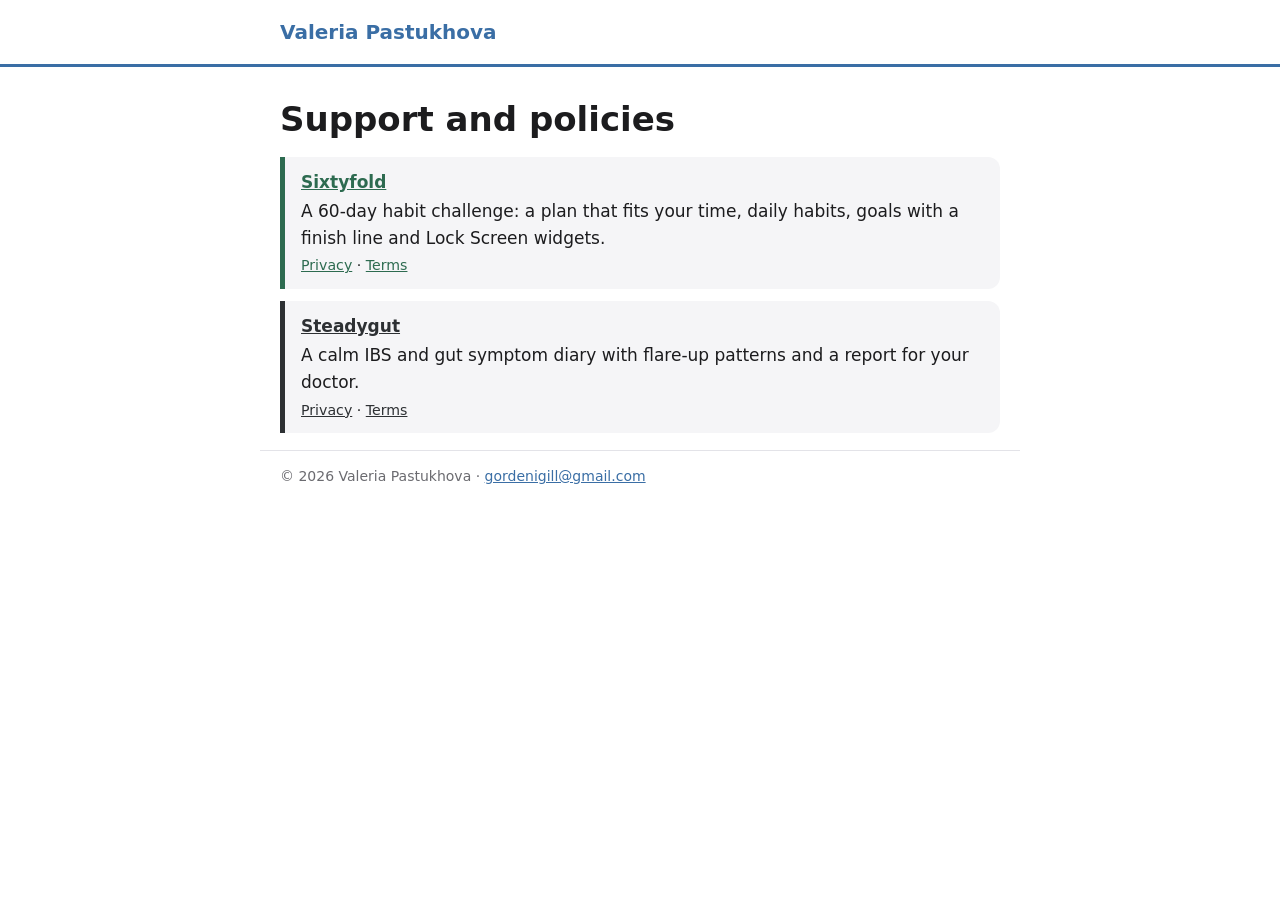
<file: index.html>
<!doctype html>
<html lang="en">
<head>
<meta charset="utf-8">
<meta name="viewport" content="width=device-width, initial-scale=1">
<title>Apps — support and policies</title>
<link rel="stylesheet" href="style.css">
</head>
<body>
<header class="top">
  <div class="wrap">
    <span class="brand">Valeria Pastukhova</span>
  </div>
</header>
<main class="wrap">
<h1>Support and policies</h1>
<ul class="apps">
  <li style="--accent: #2D6B50"><a href="sixtyfold/"><strong>Sixtyfold</strong></a><span>A 60-day habit challenge: a plan that fits your time, daily habits, goals with a finish line and Lock Screen widgets.</span>
    <small><a href="sixtyfold/privacy/">Privacy</a> · <a href="sixtyfold/terms/">Terms</a></small></li>
  <li style="--accent: #2D3033"><a href="steadygut/"><strong>Steadygut</strong></a><span>A calm IBS and gut symptom diary with flare-up patterns and a report for your doctor.</span>
    <small><a href="steadygut/privacy/">Privacy</a> · <a href="steadygut/terms/">Terms</a></small></li>
</ul>
</main>
<footer class="wrap">
  <p>© 2026 Valeria Pastukhova · <a href="mailto:gordenigill@gmail.com">gordenigill@gmail.com</a></p>
</footer>
</body>
</html>
</file>
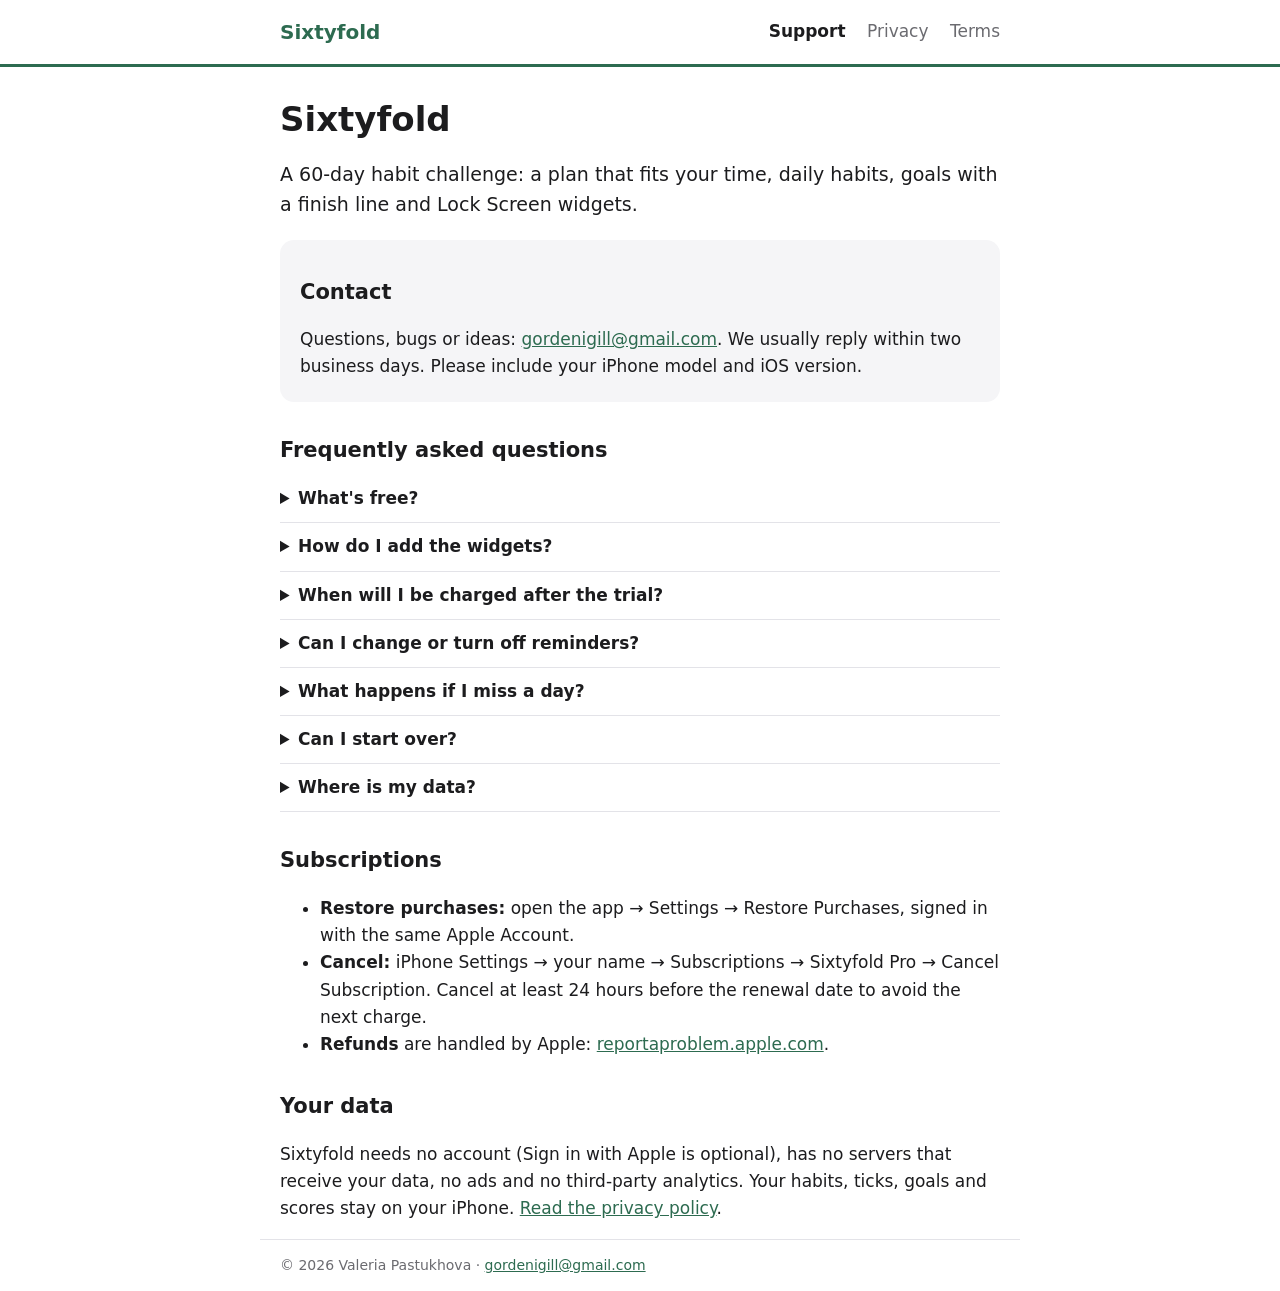
<file: sixtyfold/index.html>
<!doctype html>
<html lang="en">
<head>
<meta charset="utf-8">
<meta name="viewport" content="width=device-width, initial-scale=1">
<title>Sixtyfold — Support</title>
<link rel="stylesheet" href="../style.css">
<style>:root{--accent: #2D6B50;}</style></head>
<body>
<header class="top">
  <div class="wrap">
    <a class="brand" href="../sixtyfold/">Sixtyfold</a>
    <nav>
      <a href="../sixtyfold/" aria-current="page">Support</a>
      <a href="../sixtyfold/privacy/">Privacy</a>
      <a href="../sixtyfold/terms/">Terms</a>
    </nav>
  </div>
</header>
<main class="wrap">
<h1>Sixtyfold</h1>
<p class="lead">A 60-day habit challenge: a plan that fits your time, daily habits, goals with a finish line and Lock Screen widgets.</p>

<section class="card">
  <h2>Contact</h2>
  <p>Questions, bugs or ideas: <a href="mailto:gordenigill@gmail.com?subject=Sixtyfold%20support">gordenigill@gmail.com</a>.
  We usually reply within two business days. Please include your iPhone model and iOS version.</p>
</section>

<h2>Frequently asked questions</h2>
<details><summary>What&#39;s free?</summary><p>The 60-day challenge, 3 daily habits, 1 goal, and the Challenge and Year widgets. Sixtyfold Pro adds unlimited habits and goals, life areas and the Today and Goal Pace widgets.</p></details>
<details><summary>How do I add the widgets?</summary><p>Long-press the Home Screen or Lock Screen, tap Edit or Customize, then Add Widget and choose Sixtyfold. The Widgets tab in the app shows every widget with your data.</p></details>
<details><summary>When will I be charged after the trial?</summary><p>The paywall shows the exact charge date before you start. To avoid the charge, cancel at least 24 hours before it in iPhone Settings → your name → Subscriptions.</p></details>
<details><summary>Can I change or turn off reminders?</summary><p>Yes. Settings → Reminders has a switch and a time for the morning and evening reminders and a switch for the after-two-days-away note. The evening one only comes on days you haven&#39;t finished.</p></details>
<details><summary>What happens if I miss a day?</summary><p>The challenge keeps counting. Your streak counts days where every habit was done, and it only breaks once the day is actually over. The 60-day map marks each day as done, partly done or missed.</p></details>
<details><summary>Can I start over?</summary><p>Yes. Settings → Start a new 60 days clears your ticks and starts again from day 1.</p></details>
<details><summary>Where is my data?</summary><p>Only on your iPhone. There is no sync; Sign in with Apple is optional and only lets the app greet you by name. Deleting the app, or Settings → Delete account, deletes everything.</p></details>

<h2>Subscriptions</h2>
<ul>
  <li><strong>Restore purchases:</strong> open the app → Settings → Restore Purchases, signed in with the same Apple Account.</li>
  <li><strong>Cancel:</strong> iPhone Settings → your name → Subscriptions → Sixtyfold Pro → Cancel Subscription. Cancel at least 24 hours before the renewal date to avoid the next charge.</li>
  <li><strong>Refunds</strong> are handled by Apple: <a href="https://reportaproblem.apple.com">reportaproblem.apple.com</a>.</li>
</ul>

<h2>Your data</h2>
<p>Sixtyfold needs no account (Sign in with Apple is optional), has no servers that receive your data, no ads and no third-party analytics. Your habits, ticks, goals and scores stay on your iPhone. <a href="privacy/">Read the privacy policy</a>.</p>
</main>
<footer class="wrap">
  <p>© 2026 Valeria Pastukhova · <a href="mailto:gordenigill@gmail.com">gordenigill@gmail.com</a></p>
</footer>
</body>
</html>
</file>
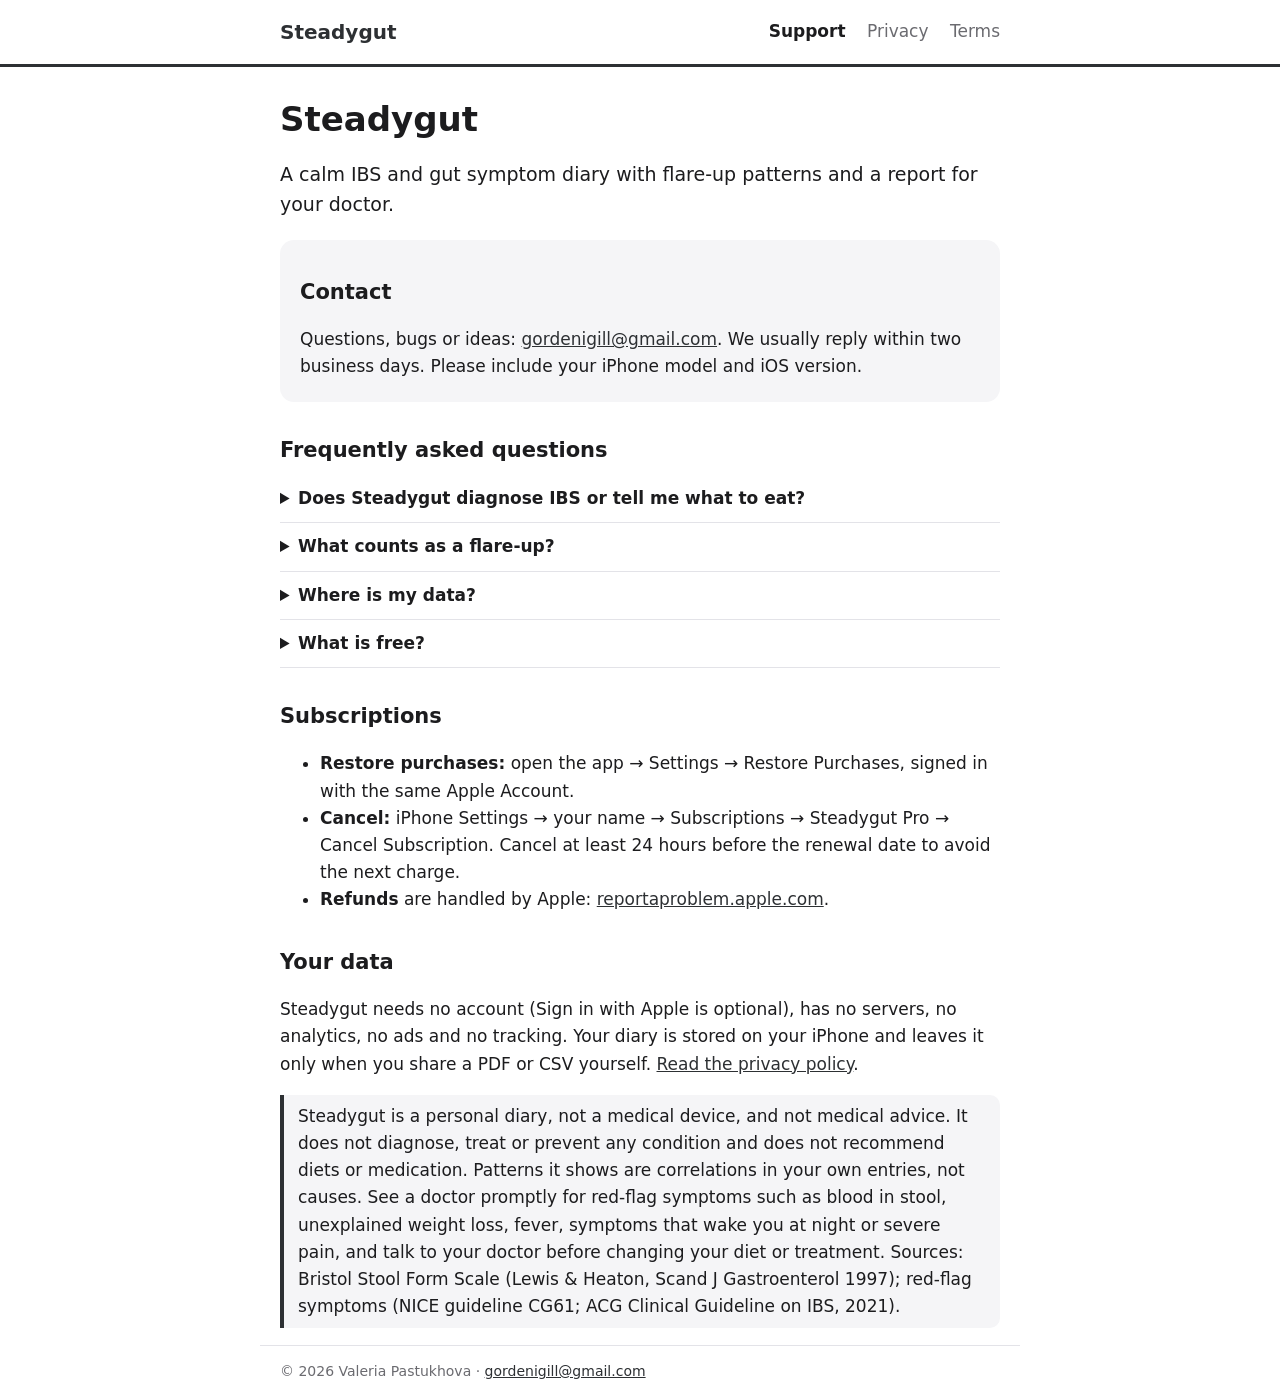
<file: steadygut/index.html>
<!doctype html>
<html lang="en">
<head>
<meta charset="utf-8">
<meta name="viewport" content="width=device-width, initial-scale=1">
<title>Steadygut — Support</title>
<link rel="stylesheet" href="../style.css">
<style>:root{--accent: #2D3033;}</style></head>
<body>
<header class="top">
  <div class="wrap">
    <a class="brand" href="../steadygut/">Steadygut</a>
    <nav>
      <a href="../steadygut/" aria-current="page">Support</a>
      <a href="../steadygut/privacy/">Privacy</a>
      <a href="../steadygut/terms/">Terms</a>
    </nav>
  </div>
</header>
<main class="wrap">
<h1>Steadygut</h1>
<p class="lead">A calm IBS and gut symptom diary with flare-up patterns and a report for your doctor.</p>

<section class="card">
  <h2>Contact</h2>
  <p>Questions, bugs or ideas: <a href="mailto:gordenigill@gmail.com?subject=Steadygut%20support">gordenigill@gmail.com</a>.
  We usually reply within two business days. Please include your iPhone model and iOS version.</p>
</section>

<h2>Frequently asked questions</h2>
<details><summary>Does Steadygut diagnose IBS or tell me what to eat?</summary><p>No. It is a diary. It shows what you logged and what often came before your flare-ups, so you can discuss it with your doctor or dietitian.</p></details>
<details><summary>What counts as a flare-up?</summary><p>A severe symptom, Bristol type 1 or 7, or blood noted in a bowel movement. Entries within 6 hours belong to the same flare-up.</p></details>
<details><summary>Where is my data?</summary><p>Only on your iPhone. There is no server, and an account is optional (Sign in with Apple keeps your Apple user ID and name on the phone). Share a PDF or CSV from the Report tab when you want to.</p></details>
<details><summary>What is free?</summary><p>All logging, history, reminders and CSV export. Pro adds Insights, trends and the PDF report.</p></details>

<h2>Subscriptions</h2>
<ul>
  <li><strong>Restore purchases:</strong> open the app → Settings → Restore Purchases, signed in with the same Apple Account.</li>
  <li><strong>Cancel:</strong> iPhone Settings → your name → Subscriptions → Steadygut Pro → Cancel Subscription. Cancel at least 24 hours before the renewal date to avoid the next charge.</li>
  <li><strong>Refunds</strong> are handled by Apple: <a href="https://reportaproblem.apple.com">reportaproblem.apple.com</a>.</li>
</ul>

<h2>Your data</h2>
<p>Steadygut needs no account (Sign in with Apple is optional), has no servers, no analytics, no ads and no tracking. Your diary is stored on your iPhone and leaves it only when you share a PDF or CSV yourself. <a href="privacy/">Read the privacy policy</a>.</p>
<p class="note">Steadygut is a personal diary, not a medical device, and not medical advice. It does not diagnose, treat or prevent any condition and does not recommend diets or medication. Patterns it shows are correlations in your own entries, not causes. See a doctor promptly for red-flag symptoms such as blood in stool, unexplained weight loss, fever, symptoms that wake you at night or severe pain, and talk to your doctor before changing your diet or treatment. Sources: Bristol Stool Form Scale (Lewis &amp; Heaton, Scand J Gastroenterol 1997); red-flag symptoms (NICE guideline CG61; ACG Clinical Guideline on IBS, 2021).</p>
</main>
<footer class="wrap">
  <p>© 2026 Valeria Pastukhova · <a href="mailto:gordenigill@gmail.com">gordenigill@gmail.com</a></p>
</footer>
</body>
</html>
</file>
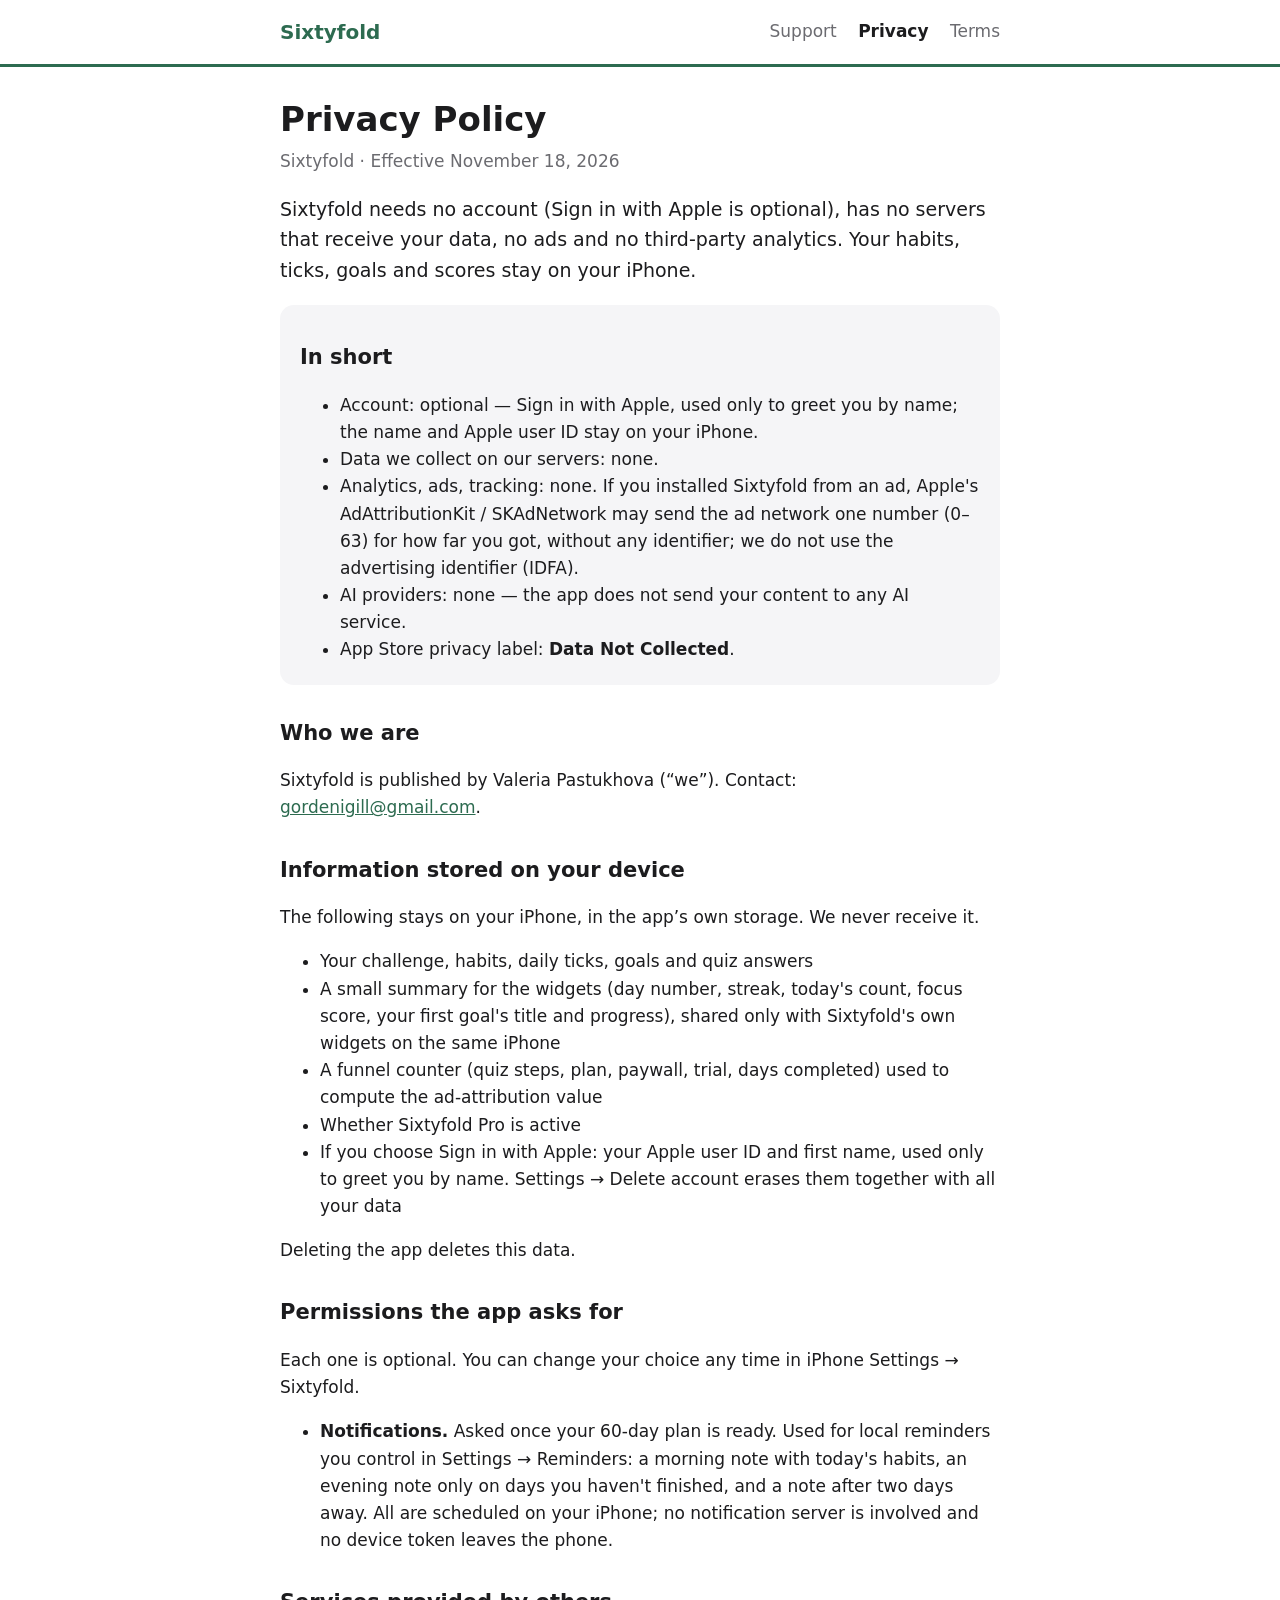
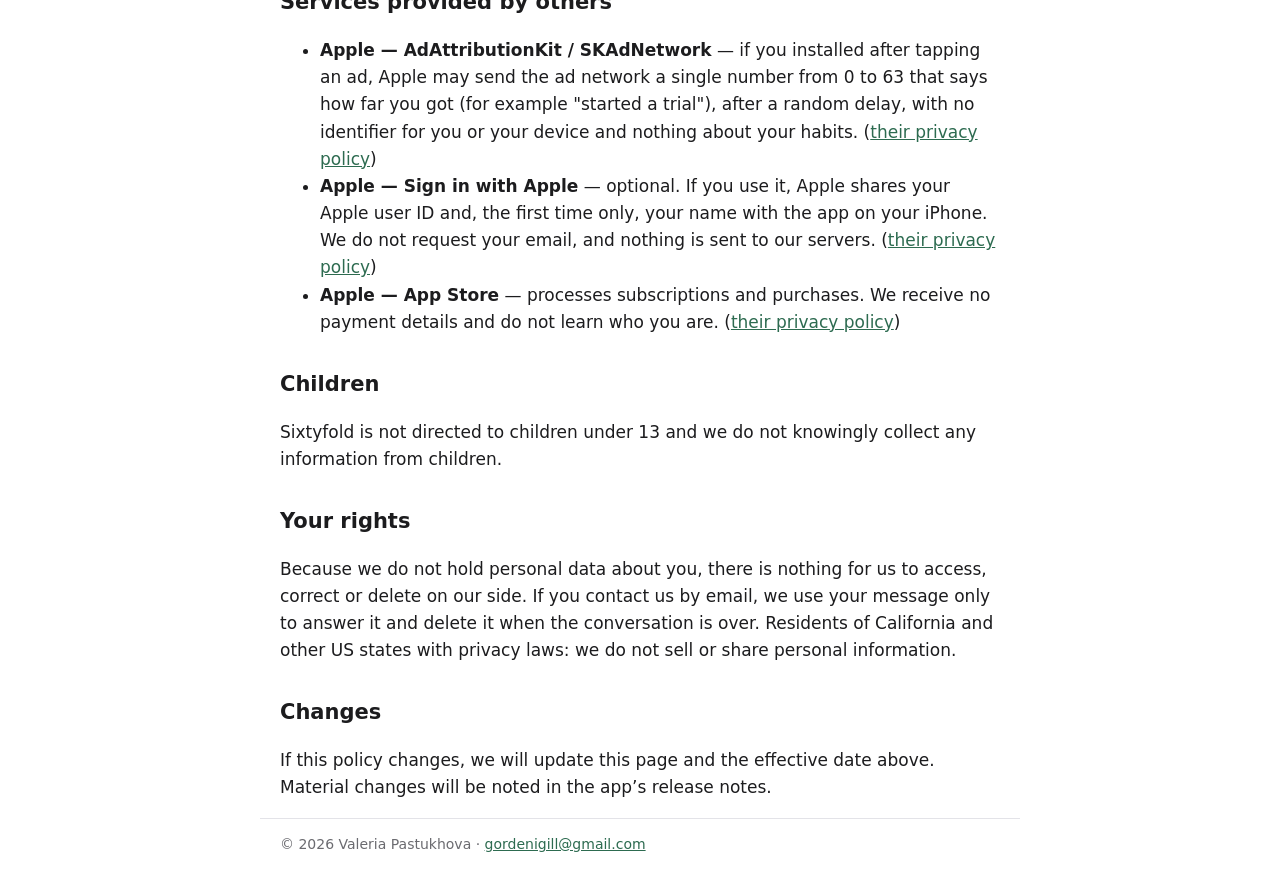
<file: sixtyfold/privacy/index.html>
<!doctype html>
<html lang="en">
<head>
<meta charset="utf-8">
<meta name="viewport" content="width=device-width, initial-scale=1">
<title>Sixtyfold — Privacy Policy</title>
<link rel="stylesheet" href="../../style.css">
<style>:root{--accent: #2D6B50;}</style></head>
<body>
<header class="top">
  <div class="wrap">
    <a class="brand" href="../../sixtyfold/">Sixtyfold</a>
    <nav>
      <a href="../../sixtyfold/">Support</a>
      <a href="../../sixtyfold/privacy/" aria-current="page">Privacy</a>
      <a href="../../sixtyfold/terms/">Terms</a>
    </nav>
  </div>
</header>
<main class="wrap">
<h1>Privacy Policy</h1>
<p class="meta">Sixtyfold · Effective November 18, 2026</p>

<p class="lead">Sixtyfold needs no account (Sign in with Apple is optional), has no servers that receive your data, no ads and no third-party analytics. Your habits, ticks, goals and scores stay on your iPhone.</p>

<section class="card">
  <h2>In short</h2>
  <ul>
    <li>Account: optional — Sign in with Apple, used only to greet you by name; the name and Apple user ID stay on your iPhone.</li>
    <li>Data we collect on our servers: none.</li>
    <li>Analytics, ads, tracking: none. If you installed Sixtyfold from an ad, Apple&#39;s AdAttributionKit / SKAdNetwork may send the ad network one number (0–63) for how far you got, without any identifier; we do not use the advertising identifier (IDFA).</li>
    <li>AI providers: none — the app does not send your content to any AI service.</li>
    <li>App Store privacy label: <strong>Data Not Collected</strong>.</li>
  </ul>
</section>

<h2>Who we are</h2>
<p>Sixtyfold is published by Valeria Pastukhova (“we”). Contact: <a href="mailto:gordenigill@gmail.com">gordenigill@gmail.com</a>.</p>

<h2>Information stored on your device</h2>
<p>The following stays on your iPhone, in the app’s own storage. We never receive it.</p>
<ul><li>Your challenge, habits, daily ticks, goals and quiz answers</li><li>A small summary for the widgets (day number, streak, today&#39;s count, focus score, your first goal&#39;s title and progress), shared only with Sixtyfold&#39;s own widgets on the same iPhone</li><li>A funnel counter (quiz steps, plan, paywall, trial, days completed) used to compute the ad-attribution value</li><li>Whether Sixtyfold Pro is active</li><li>If you choose Sign in with Apple: your Apple user ID and first name, used only to greet you by name. Settings → Delete account erases them together with all your data</li></ul>
<p>Deleting the app deletes this data.</p>



<h2>Permissions the app asks for</h2>
<p>Each one is optional. You can change your choice any time in iPhone Settings → Sixtyfold.</p>
<ul><li><strong>Notifications.</strong> Asked once your 60-day plan is ready. Used for local reminders you control in Settings → Reminders: a morning note with today&#39;s habits, an evening note only on days you haven&#39;t finished, and a note after two days away. All are scheduled on your iPhone; no notification server is involved and no device token leaves the phone.</li></ul>


<h2>Services provided by others</h2>
<ul>
  <li><strong>Apple — AdAttributionKit / SKAdNetwork</strong> — if you installed after tapping an ad, Apple may send the ad network a single number from 0 to 63 that says how far you got (for example &#34;started a trial&#34;), after a random delay, with no identifier for you or your device and nothing about your habits. (<a href="https://www.apple.com/legal/privacy/">their privacy policy</a>)</li>
  <li><strong>Apple — Sign in with Apple</strong> — optional. If you use it, Apple shares your Apple user ID and, the first time only, your name with the app on your iPhone. We do not request your email, and nothing is sent to our servers. (<a href="https://www.apple.com/legal/privacy/">their privacy policy</a>)</li>
  <li><strong>Apple — App Store</strong> — processes subscriptions and purchases. We receive no payment details and do not learn who you are. (<a href="https://www.apple.com/legal/privacy/">their privacy policy</a>)</li>
</ul>


<h2>Children</h2>
<p>Sixtyfold is not directed to children under 13 and we do not knowingly collect any information from children.</p>

<h2>Your rights</h2>
<p>Because we do not hold personal data about you, there is nothing for us to access, correct or delete on our side. If you contact us by email, we use your message only to answer it and delete it when the conversation is over. Residents of California and other US states with privacy laws: we do not sell or share personal information.</p>

<h2>Changes</h2>
<p>If this policy changes, we will update this page and the effective date above. Material changes will be noted in the app’s release notes.</p>
</main>
<footer class="wrap">
  <p>© 2026 Valeria Pastukhova · <a href="mailto:gordenigill@gmail.com">gordenigill@gmail.com</a></p>
</footer>
</body>
</html>
</file>
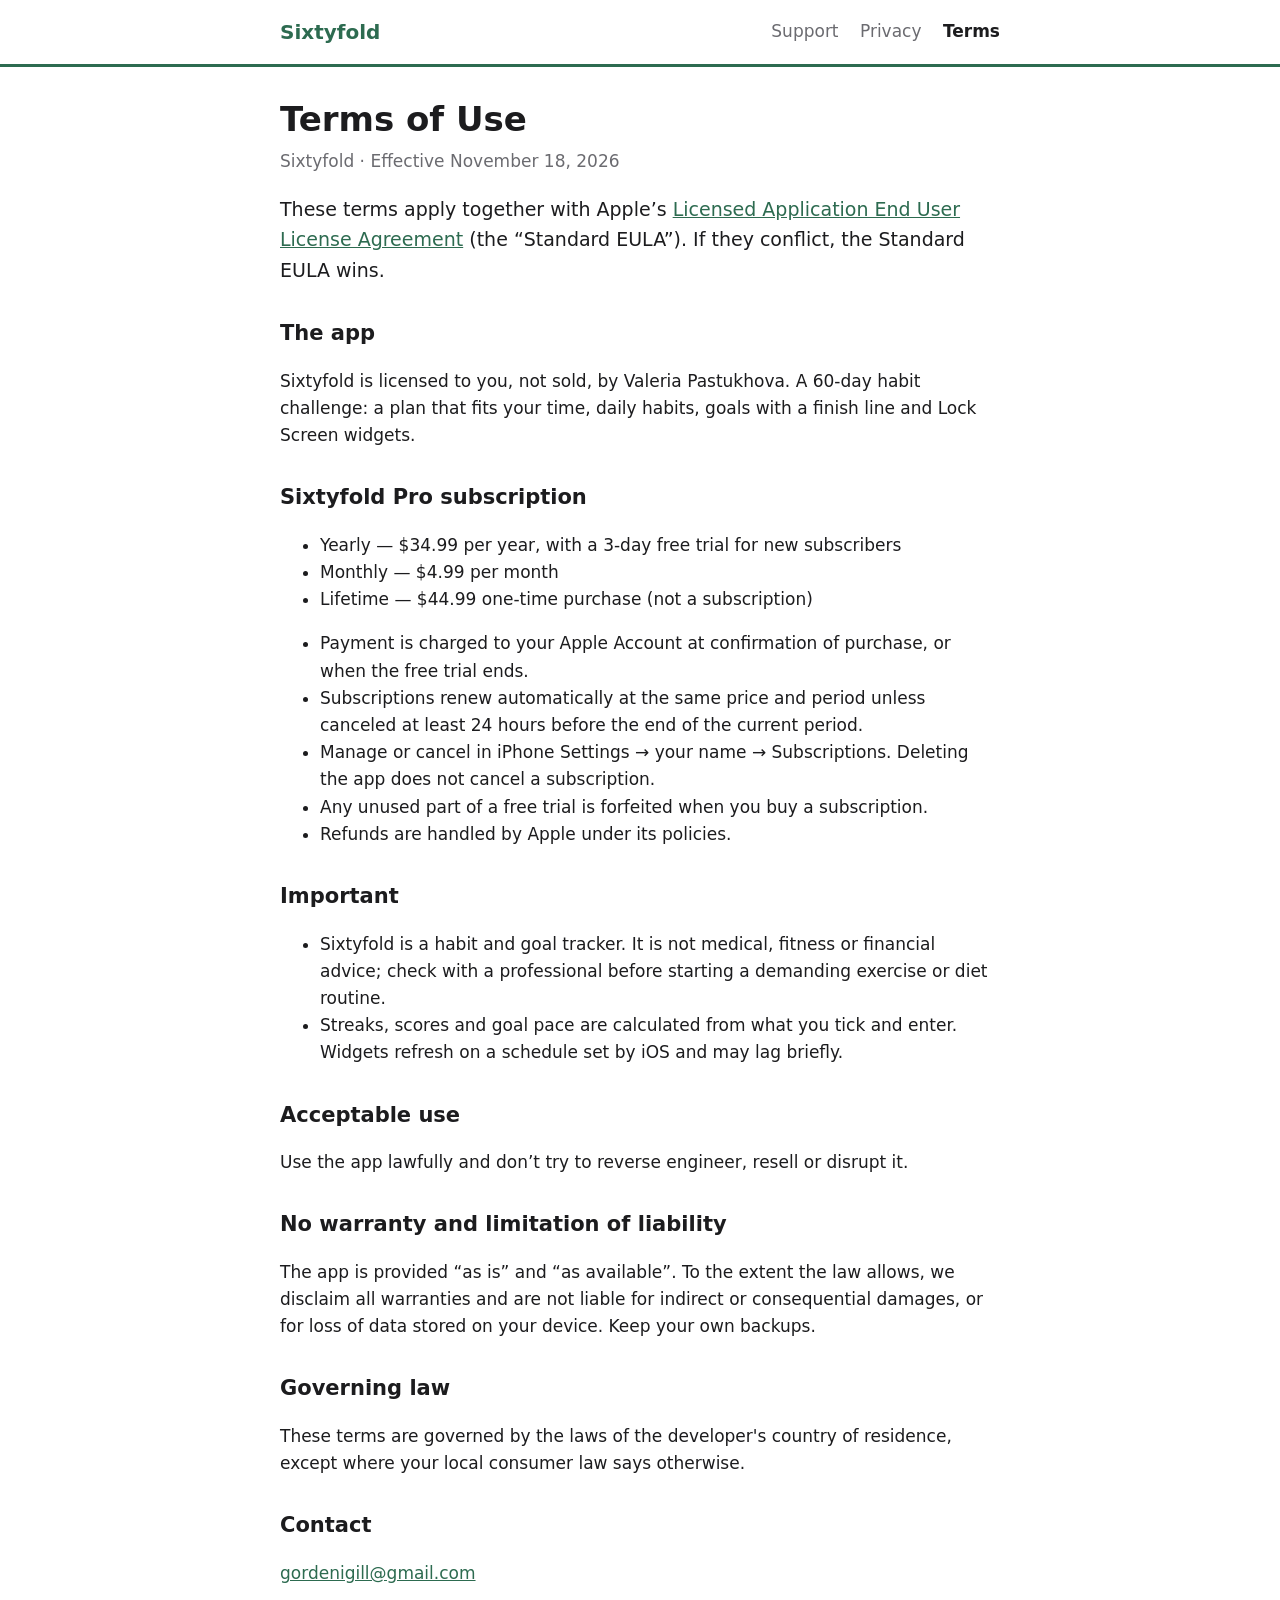
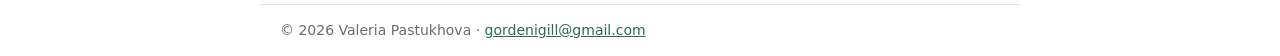
<file: sixtyfold/terms/index.html>
<!doctype html>
<html lang="en">
<head>
<meta charset="utf-8">
<meta name="viewport" content="width=device-width, initial-scale=1">
<title>Sixtyfold — Terms of Use</title>
<link rel="stylesheet" href="../../style.css">
<style>:root{--accent: #2D6B50;}</style></head>
<body>
<header class="top">
  <div class="wrap">
    <a class="brand" href="../../sixtyfold/">Sixtyfold</a>
    <nav>
      <a href="../../sixtyfold/">Support</a>
      <a href="../../sixtyfold/privacy/">Privacy</a>
      <a href="../../sixtyfold/terms/" aria-current="page">Terms</a>
    </nav>
  </div>
</header>
<main class="wrap">
<h1>Terms of Use</h1>
<p class="meta">Sixtyfold · Effective November 18, 2026</p>

<p class="lead">These terms apply together with Apple’s
<a href="https://www.apple.com/legal/internet-services/itunes/dev/stdeula/">Licensed Application End User License Agreement</a> (the “Standard EULA”).
If they conflict, the Standard EULA wins.</p>

<h2>The app</h2>
<p>Sixtyfold is licensed to you, not sold, by Valeria Pastukhova. A 60-day habit challenge: a plan that fits your time, daily habits, goals with a finish line and Lock Screen widgets.</p>

<h2>Sixtyfold Pro subscription</h2>
<ul>
<li>Yearly — $34.99 per year, with a 3-day free trial for new subscribers</li><li>Monthly — $4.99 per month</li><li>Lifetime — $44.99 one-time purchase (not a subscription)</li></ul>
<ul>
  <li>Payment is charged to your Apple Account at confirmation of purchase, or when the free trial ends.</li>
  <li>Subscriptions renew automatically at the same price and period unless canceled at least 24 hours before the end of the current period.</li>
  <li>Manage or cancel in iPhone Settings → your name → Subscriptions. Deleting the app does not cancel a subscription.</li>
<li>Any unused part of a free trial is forfeited when you buy a subscription.</li>  <li>Refunds are handled by Apple under its policies.</li>
</ul>

<h2>Important</h2>
<ul><li>Sixtyfold is a habit and goal tracker. It is not medical, fitness or financial advice; check with a professional before starting a demanding exercise or diet routine.</li><li>Streaks, scores and goal pace are calculated from what you tick and enter. Widgets refresh on a schedule set by iOS and may lag briefly.</li></ul>

<h2>Acceptable use</h2>
<p>Use the app lawfully and don’t try to reverse engineer, resell or disrupt it.</p>

<h2>No warranty and limitation of liability</h2>
<p>The app is provided “as is” and “as available”. To the extent the law allows, we disclaim all warranties and are not liable for indirect or consequential damages, or for loss of data stored on your device. Keep your own backups.</p>

<h2>Governing law</h2>
<p>These terms are governed by the laws of the developer&#39;s country of residence, except where your local consumer law says otherwise.</p>

<h2>Contact</h2>
<p><a href="mailto:gordenigill@gmail.com">gordenigill@gmail.com</a></p>
</main>
<footer class="wrap">
  <p>© 2026 Valeria Pastukhova · <a href="mailto:gordenigill@gmail.com">gordenigill@gmail.com</a></p>
</footer>
</body>
</html>
</file>
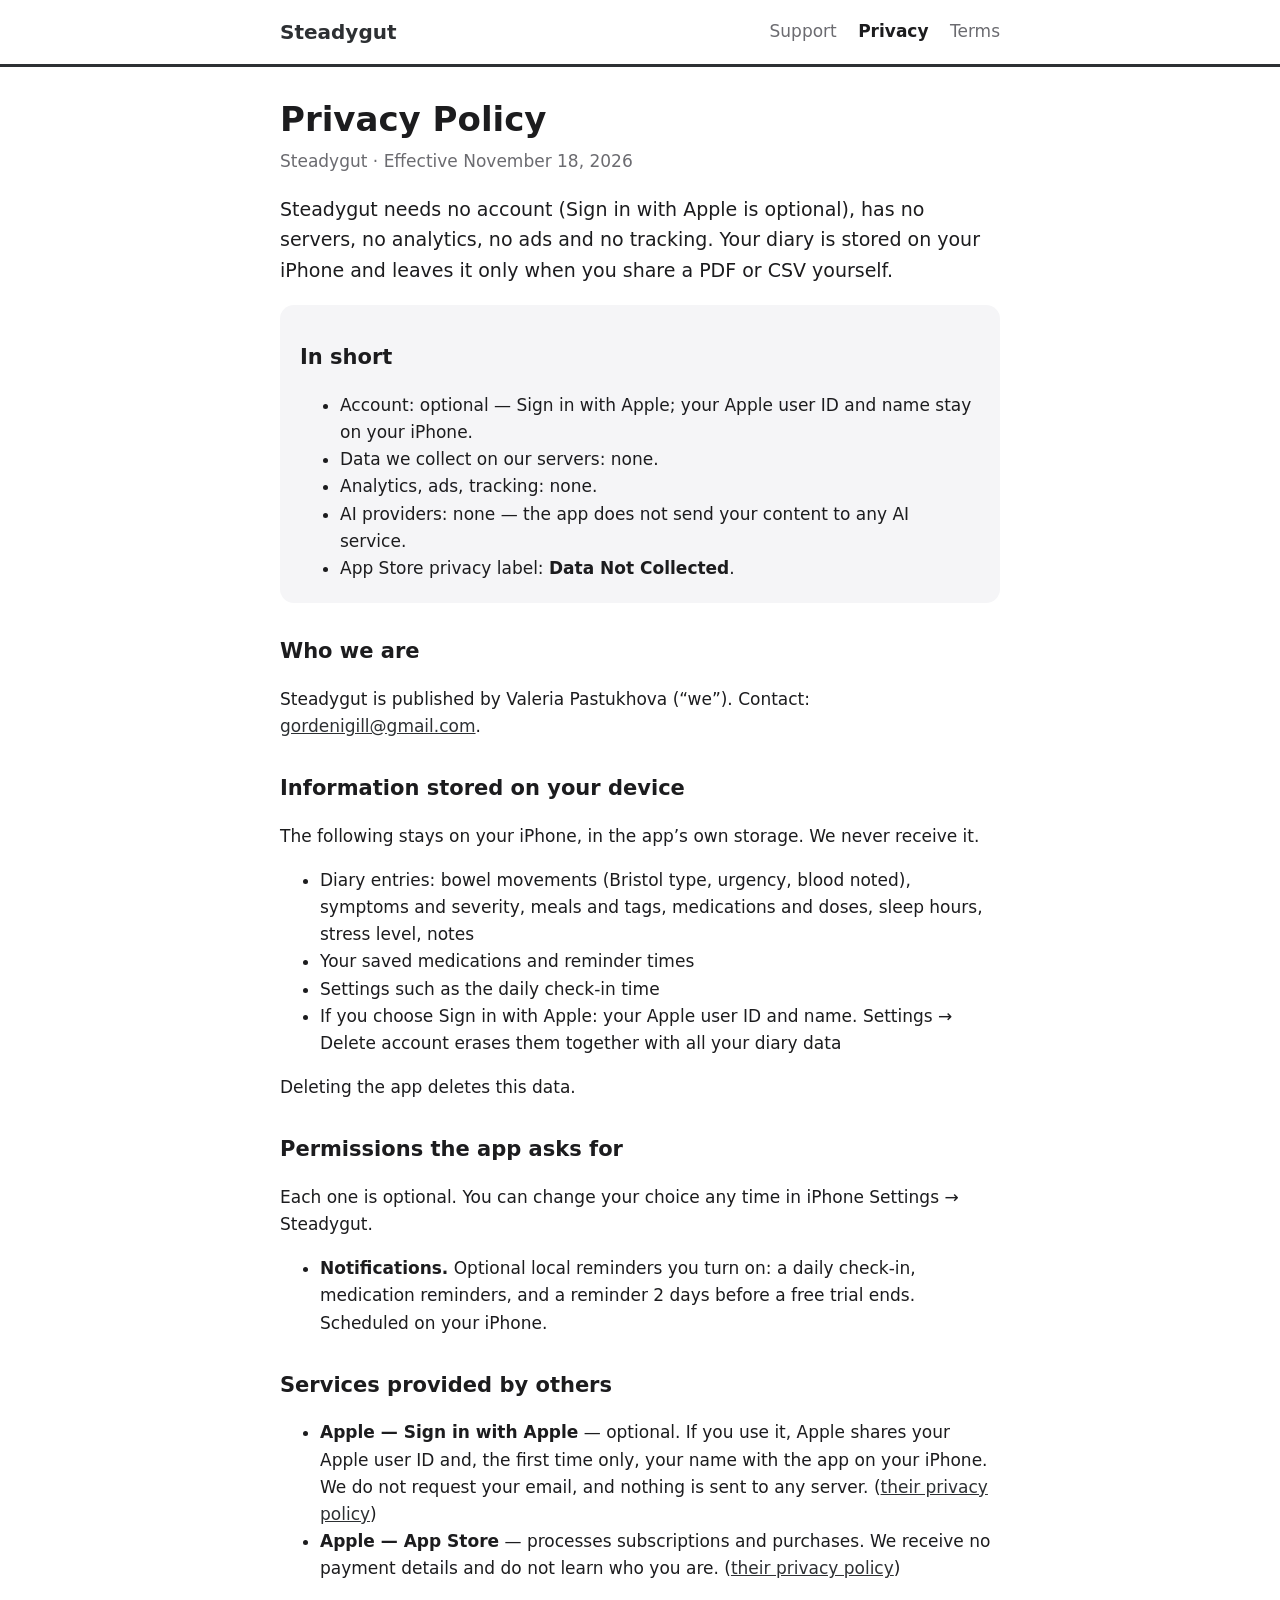
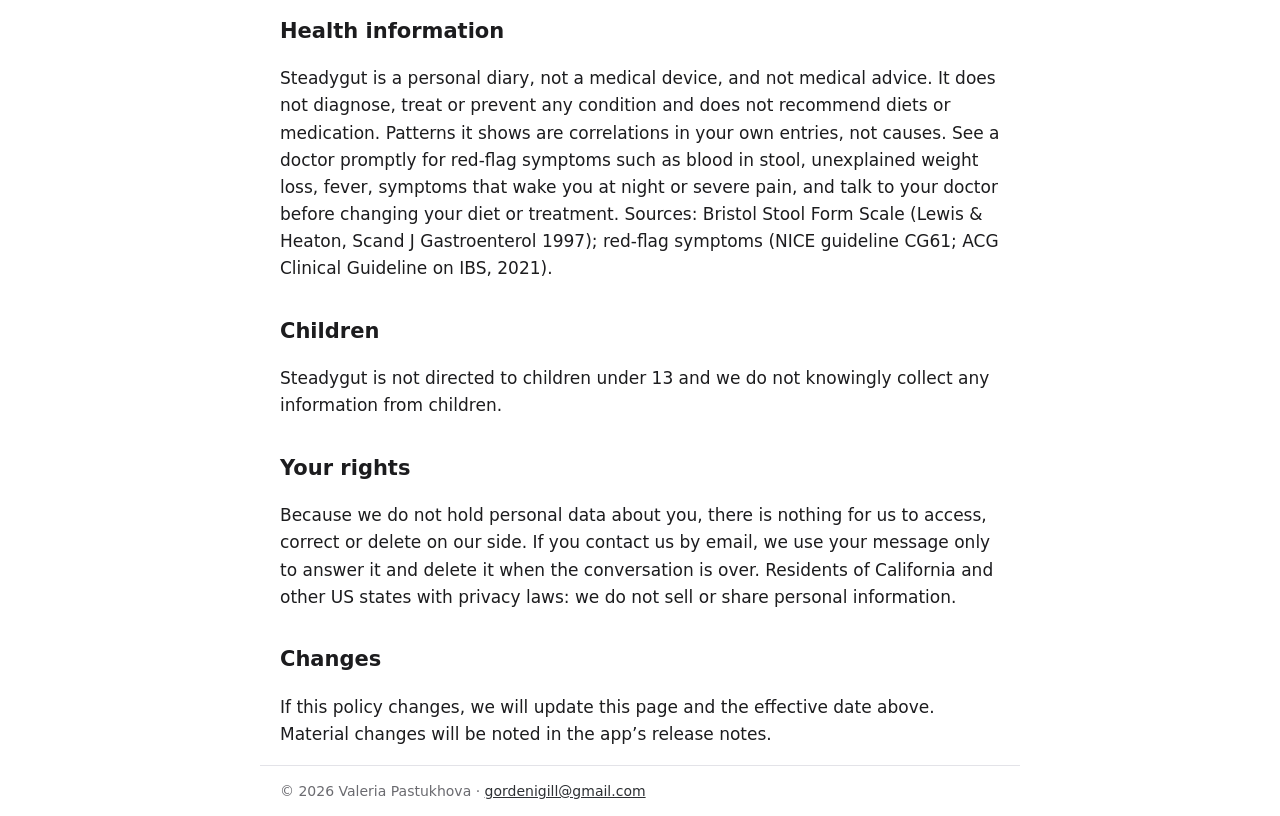
<file: steadygut/privacy/index.html>
<!doctype html>
<html lang="en">
<head>
<meta charset="utf-8">
<meta name="viewport" content="width=device-width, initial-scale=1">
<title>Steadygut — Privacy Policy</title>
<link rel="stylesheet" href="../../style.css">
<style>:root{--accent: #2D3033;}</style></head>
<body>
<header class="top">
  <div class="wrap">
    <a class="brand" href="../../steadygut/">Steadygut</a>
    <nav>
      <a href="../../steadygut/">Support</a>
      <a href="../../steadygut/privacy/" aria-current="page">Privacy</a>
      <a href="../../steadygut/terms/">Terms</a>
    </nav>
  </div>
</header>
<main class="wrap">
<h1>Privacy Policy</h1>
<p class="meta">Steadygut · Effective November 18, 2026</p>

<p class="lead">Steadygut needs no account (Sign in with Apple is optional), has no servers, no analytics, no ads and no tracking. Your diary is stored on your iPhone and leaves it only when you share a PDF or CSV yourself.</p>

<section class="card">
  <h2>In short</h2>
  <ul>
    <li>Account: optional — Sign in with Apple; your Apple user ID and name stay on your iPhone.</li>
    <li>Data we collect on our servers: none.</li>
    <li>Analytics, ads, tracking: none.</li>
    <li>AI providers: none — the app does not send your content to any AI service.</li>
    <li>App Store privacy label: <strong>Data Not Collected</strong>.</li>
  </ul>
</section>

<h2>Who we are</h2>
<p>Steadygut is published by Valeria Pastukhova (“we”). Contact: <a href="mailto:gordenigill@gmail.com">gordenigill@gmail.com</a>.</p>

<h2>Information stored on your device</h2>
<p>The following stays on your iPhone, in the app’s own storage. We never receive it.</p>
<ul><li>Diary entries: bowel movements (Bristol type, urgency, blood noted), symptoms and severity, meals and tags, medications and doses, sleep hours, stress level, notes</li><li>Your saved medications and reminder times</li><li>Settings such as the daily check-in time</li><li>If you choose Sign in with Apple: your Apple user ID and name. Settings → Delete account erases them together with all your diary data</li></ul>
<p>Deleting the app deletes this data.</p>



<h2>Permissions the app asks for</h2>
<p>Each one is optional. You can change your choice any time in iPhone Settings → Steadygut.</p>
<ul><li><strong>Notifications.</strong> Optional local reminders you turn on: a daily check-in, medication reminders, and a reminder 2 days before a free trial ends. Scheduled on your iPhone.</li></ul>


<h2>Services provided by others</h2>
<ul>
  <li><strong>Apple — Sign in with Apple</strong> — optional. If you use it, Apple shares your Apple user ID and, the first time only, your name with the app on your iPhone. We do not request your email, and nothing is sent to any server. (<a href="https://www.apple.com/legal/privacy/">their privacy policy</a>)</li>
  <li><strong>Apple — App Store</strong> — processes subscriptions and purchases. We receive no payment details and do not learn who you are. (<a href="https://www.apple.com/legal/privacy/">their privacy policy</a>)</li>
</ul>

<h2>Health information</h2>
<p>Steadygut is a personal diary, not a medical device, and not medical advice. It does not diagnose, treat or prevent any condition and does not recommend diets or medication. Patterns it shows are correlations in your own entries, not causes. See a doctor promptly for red-flag symptoms such as blood in stool, unexplained weight loss, fever, symptoms that wake you at night or severe pain, and talk to your doctor before changing your diet or treatment. Sources: Bristol Stool Form Scale (Lewis &amp; Heaton, Scand J Gastroenterol 1997); red-flag symptoms (NICE guideline CG61; ACG Clinical Guideline on IBS, 2021).</p>

<h2>Children</h2>
<p>Steadygut is not directed to children under 13 and we do not knowingly collect any information from children.</p>

<h2>Your rights</h2>
<p>Because we do not hold personal data about you, there is nothing for us to access, correct or delete on our side. If you contact us by email, we use your message only to answer it and delete it when the conversation is over. Residents of California and other US states with privacy laws: we do not sell or share personal information.</p>

<h2>Changes</h2>
<p>If this policy changes, we will update this page and the effective date above. Material changes will be noted in the app’s release notes.</p>
</main>
<footer class="wrap">
  <p>© 2026 Valeria Pastukhova · <a href="mailto:gordenigill@gmail.com">gordenigill@gmail.com</a></p>
</footer>
</body>
</html>
</file>
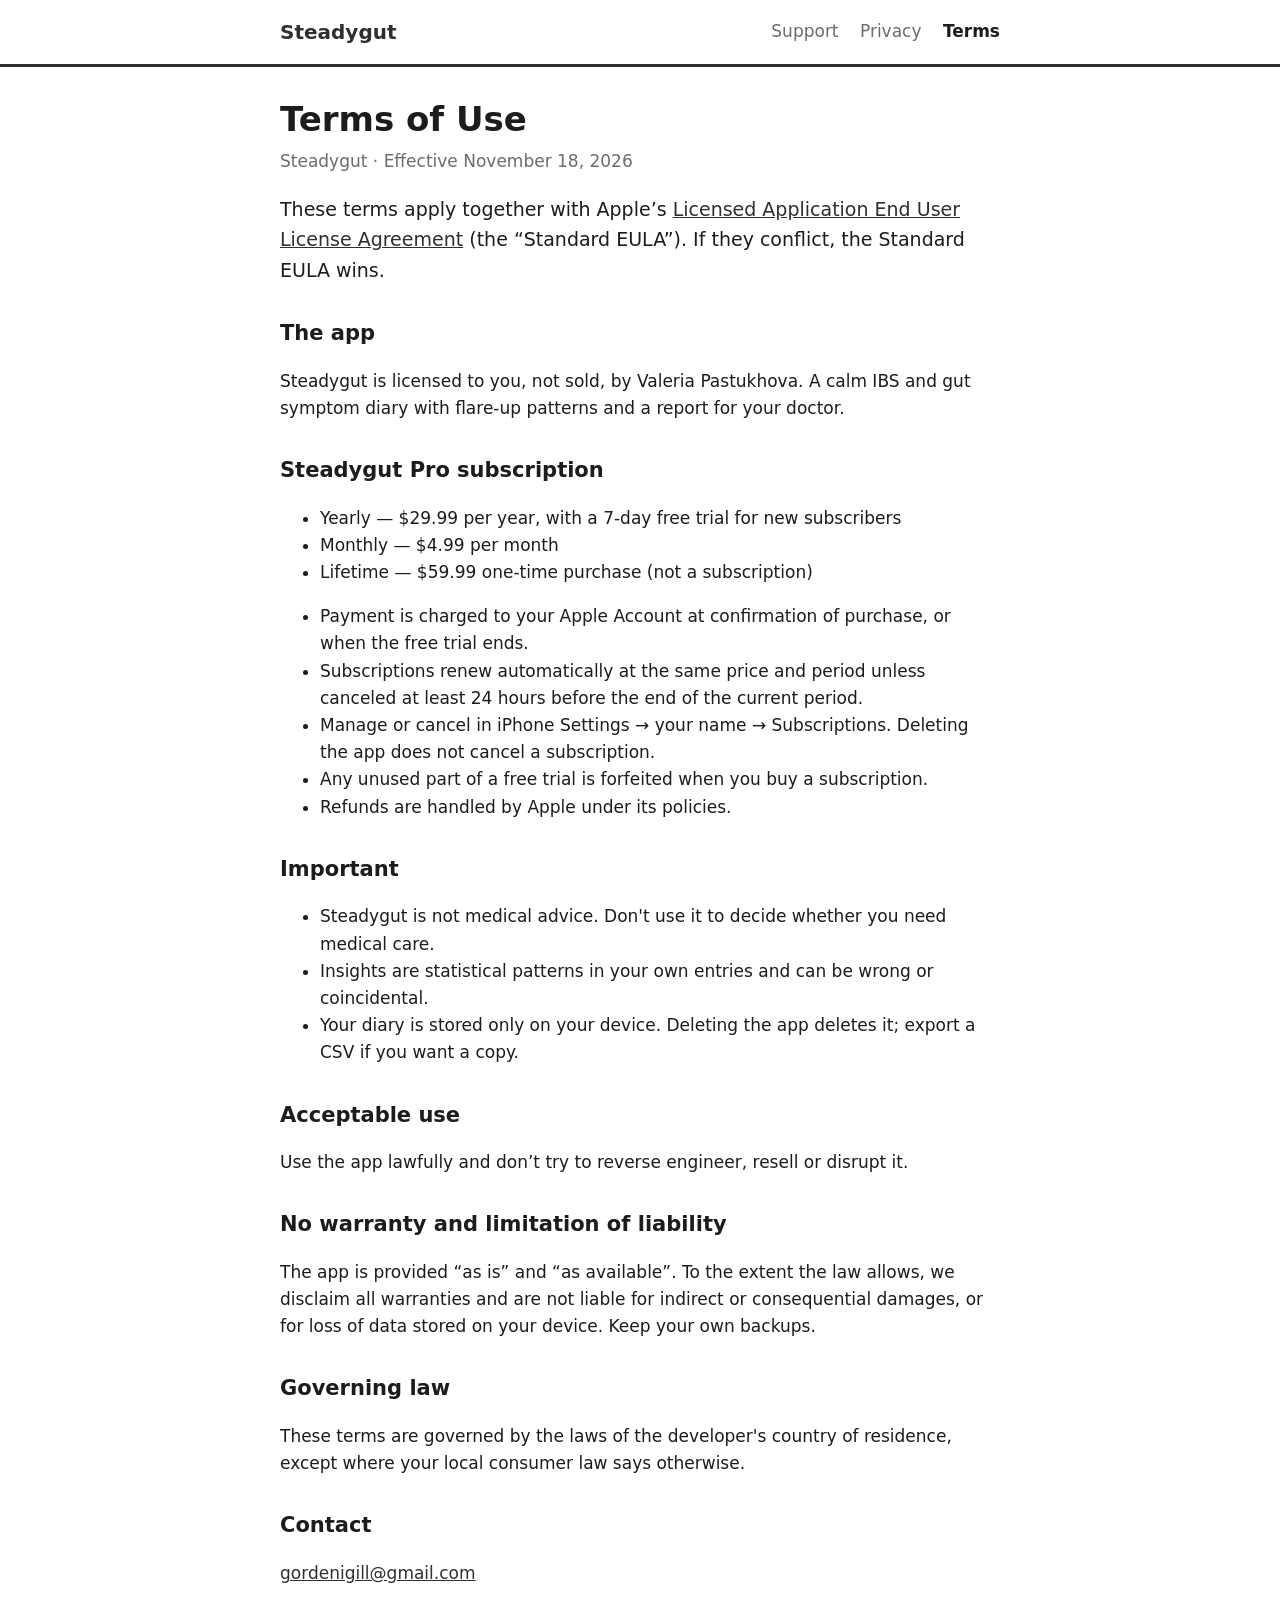
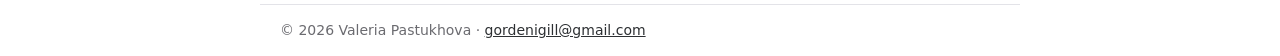
<file: steadygut/terms/index.html>
<!doctype html>
<html lang="en">
<head>
<meta charset="utf-8">
<meta name="viewport" content="width=device-width, initial-scale=1">
<title>Steadygut — Terms of Use</title>
<link rel="stylesheet" href="../../style.css">
<style>:root{--accent: #2D3033;}</style></head>
<body>
<header class="top">
  <div class="wrap">
    <a class="brand" href="../../steadygut/">Steadygut</a>
    <nav>
      <a href="../../steadygut/">Support</a>
      <a href="../../steadygut/privacy/">Privacy</a>
      <a href="../../steadygut/terms/" aria-current="page">Terms</a>
    </nav>
  </div>
</header>
<main class="wrap">
<h1>Terms of Use</h1>
<p class="meta">Steadygut · Effective November 18, 2026</p>

<p class="lead">These terms apply together with Apple’s
<a href="https://www.apple.com/legal/internet-services/itunes/dev/stdeula/">Licensed Application End User License Agreement</a> (the “Standard EULA”).
If they conflict, the Standard EULA wins.</p>

<h2>The app</h2>
<p>Steadygut is licensed to you, not sold, by Valeria Pastukhova. A calm IBS and gut symptom diary with flare-up patterns and a report for your doctor.</p>

<h2>Steadygut Pro subscription</h2>
<ul>
<li>Yearly — $29.99 per year, with a 7-day free trial for new subscribers</li><li>Monthly — $4.99 per month</li><li>Lifetime — $59.99 one-time purchase (not a subscription)</li></ul>
<ul>
  <li>Payment is charged to your Apple Account at confirmation of purchase, or when the free trial ends.</li>
  <li>Subscriptions renew automatically at the same price and period unless canceled at least 24 hours before the end of the current period.</li>
  <li>Manage or cancel in iPhone Settings → your name → Subscriptions. Deleting the app does not cancel a subscription.</li>
<li>Any unused part of a free trial is forfeited when you buy a subscription.</li>  <li>Refunds are handled by Apple under its policies.</li>
</ul>

<h2>Important</h2>
<ul><li>Steadygut is not medical advice. Don&#39;t use it to decide whether you need medical care.</li><li>Insights are statistical patterns in your own entries and can be wrong or coincidental.</li><li>Your diary is stored only on your device. Deleting the app deletes it; export a CSV if you want a copy.</li></ul>

<h2>Acceptable use</h2>
<p>Use the app lawfully and don’t try to reverse engineer, resell or disrupt it.</p>

<h2>No warranty and limitation of liability</h2>
<p>The app is provided “as is” and “as available”. To the extent the law allows, we disclaim all warranties and are not liable for indirect or consequential damages, or for loss of data stored on your device. Keep your own backups.</p>

<h2>Governing law</h2>
<p>These terms are governed by the laws of the developer&#39;s country of residence, except where your local consumer law says otherwise.</p>

<h2>Contact</h2>
<p><a href="mailto:gordenigill@gmail.com">gordenigill@gmail.com</a></p>
</main>
<footer class="wrap">
  <p>© 2026 Valeria Pastukhova · <a href="mailto:gordenigill@gmail.com">gordenigill@gmail.com</a></p>
</footer>
</body>
</html>
</file>
<file: style.css>
:root { --accent: #3a6ea5; --ink: #1c1c1e; --muted: #6b6b70; --bg: #ffffff; --card: #f5f5f7; --line: #e3e3e8; }
@media (prefers-color-scheme: dark) {
  :root { --ink: #f2f2f7; --muted: #a1a1a8; --bg: #111113; --card: #1c1c1f; --line: #2c2c30; }
}
* { box-sizing: border-box; }
body { margin: 0; background: var(--bg); color: var(--ink); font: 17px/1.6 -apple-system, BlinkMacSystemFont, "Segoe UI", system-ui, sans-serif; }
.wrap { max-width: 760px; margin: 0 auto; padding: 0 20px; }
header.top { border-bottom: 3px solid var(--accent); }
header.top .wrap { display: flex; align-items: center; justify-content: space-between; gap: 16px; min-height: 64px; flex-wrap: wrap; }
.brand { font-weight: 700; font-size: 20px; color: var(--accent); text-decoration: none; }
nav a { margin-left: 16px; color: var(--muted); text-decoration: none; }
nav a[aria-current] { color: var(--ink); font-weight: 600; }
h1 { font-size: 34px; line-height: 1.2; margin: 32px 0 8px; }
h2 { font-size: 21px; margin: 32px 0 8px; }
a { color: var(--accent); }
.lead { font-size: 19px; }
.meta { color: var(--muted); margin-top: 0; }
.card { background: var(--card); border-radius: 14px; padding: 4px 20px; margin: 20px 0; }
.note { border-left: 4px solid var(--accent); padding: 8px 14px; background: var(--card); border-radius: 0 10px 10px 0; }
details { border-bottom: 1px solid var(--line); padding: 10px 0; }
summary { cursor: pointer; font-weight: 600; }
ul.apps { list-style: none; padding: 0; }
ul.apps li { border-left: 5px solid var(--accent); background: var(--card); border-radius: 0 12px 12px 0; padding: 12px 16px; margin: 12px 0; display: grid; gap: 2px; }
mark.todo { background: #ffe066; color: #000; border-radius: 4px; padding: 0 4px; }
footer { color: var(--muted); font-size: 14px; margin-top: 48px; padding-bottom: 32px; border-top: 1px solid var(--line); }
</file>
